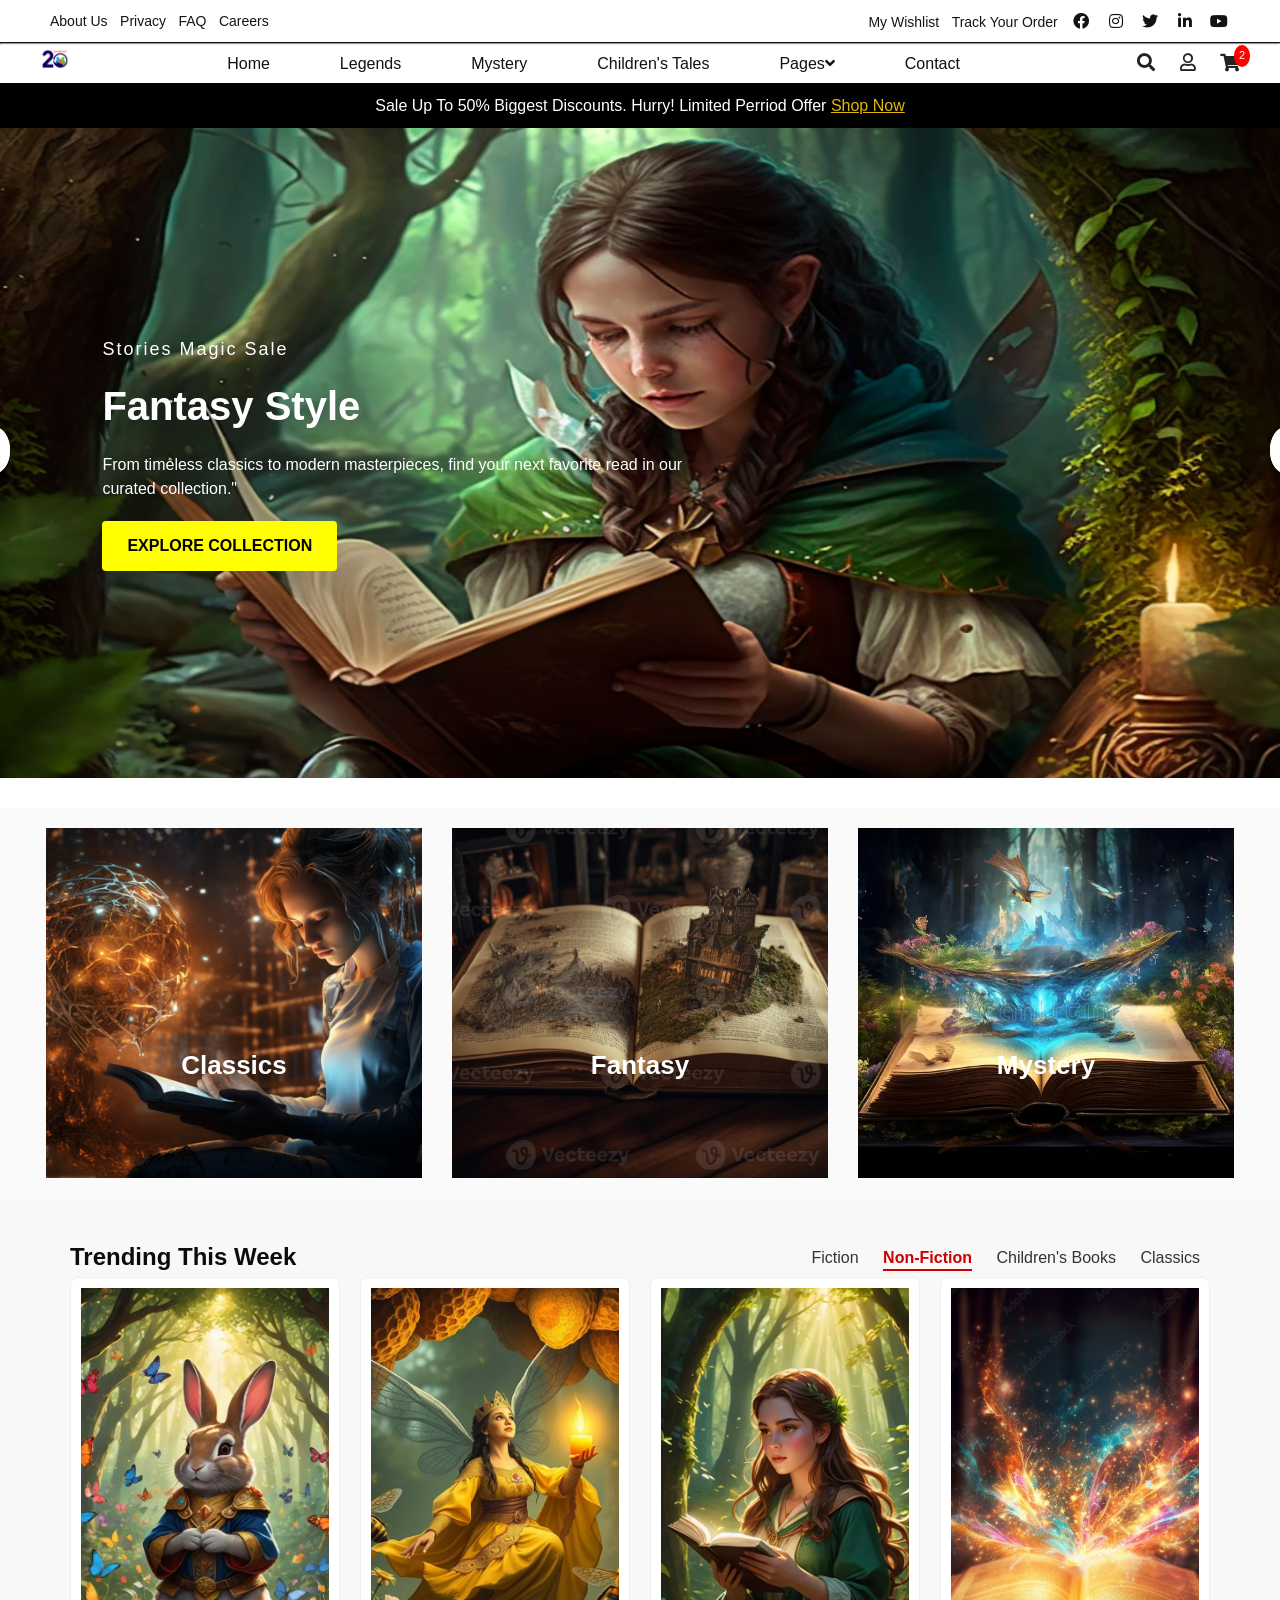
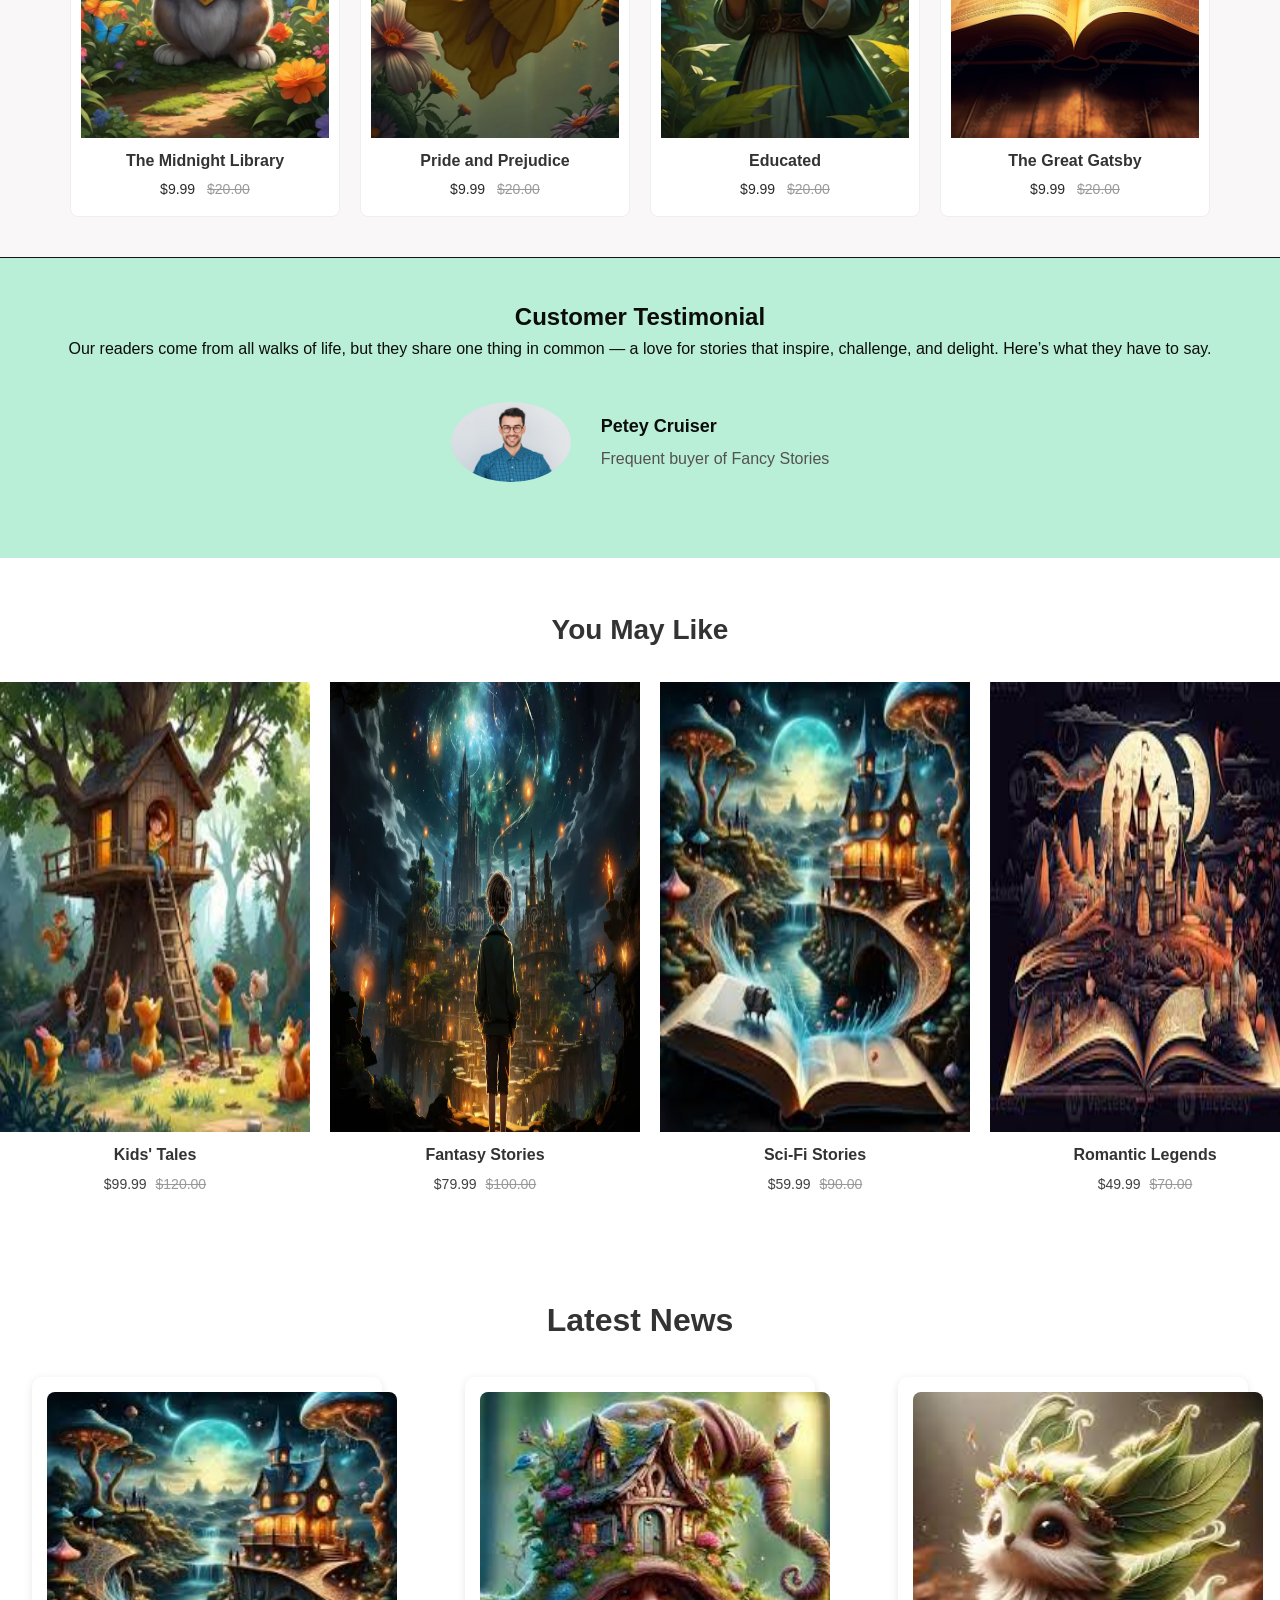
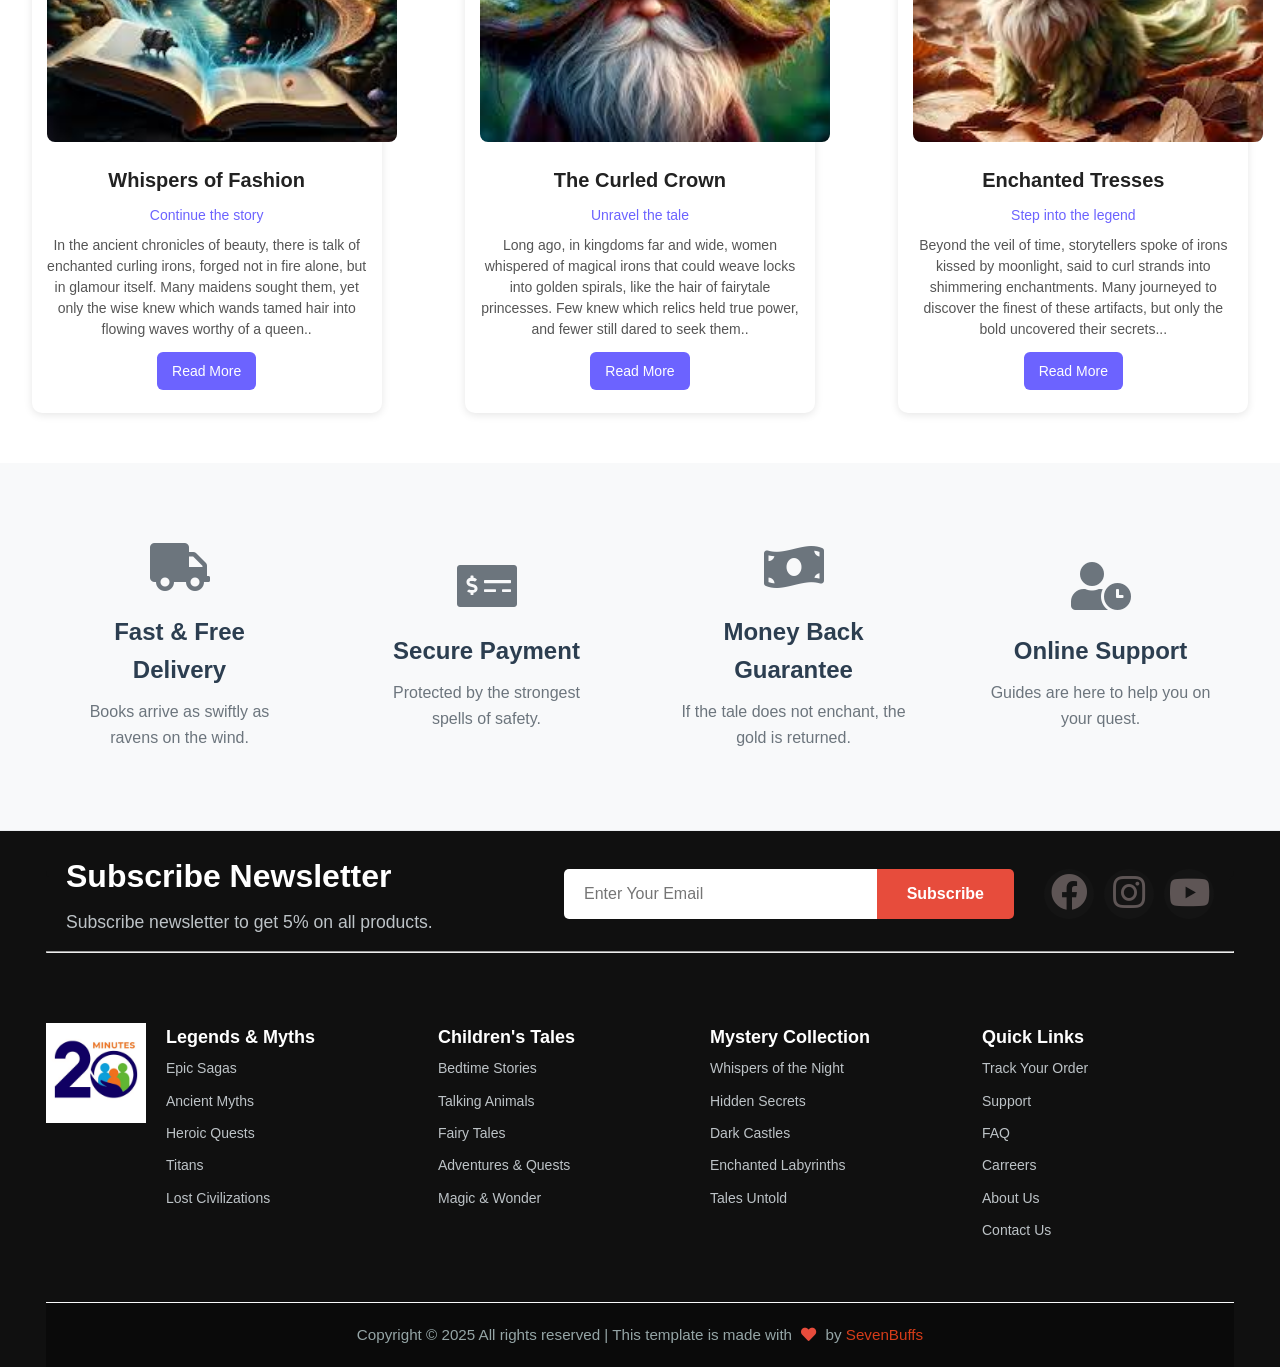
<file: index.html>
<!DOCTYPE html>
<html lang="en">
    <head>
        <meta charset="UTF-8">
        <title>Shop | eCommerse</title>
        <link rel="shortcut icon" type="image/x-icon" href="images/favicon.png.webp">
        <link rel="stylesheet" href="css/style.css"/>
        <link rel="stylesheet" href="css/all.css"/>
    </head>

    <body>
        <div class="header-top">
            <div class="container">
                <div class="header-content">
                
                <div class="left-links">
                    <a href="#" class="text-link">About Us</a>
                    <a href="#"class="text-link">Privacy</a>
                    <a href="#"class="text-link">FAQ</a>
                    <a href="#"class="text-link">Careers</a>
                </div>
                <div class="right-links">
                    <a href="#"class="text-link">My Wishlist</a>
                    <a href="#"class="text-link">Track Your Order</a>

                    <a href="#" class="icon-link"><i class="fab fa-facebook"></i></a>
                    <a href="#" class="icon-link"><i class="fab fa-instagram"></i></a>
                    <a href="#"class="icon-link"><i class="fab fa-twitter"></i></a>
                    <a href="#"class="icon-link"><i class="fab fa-linkedin-in"></i></a>
                    <a href="#"class="icon-link"><i class="fab fa-youtube"></i></a>
                    
        
                </div>
            </div>
            </div>
        </div>
    <header>
        <div class="header-area">
            </div>
            <hr/>
            <div class="container area-2">
                <div class="left-area">
                    <a href="#"><img src="images/logo.jpg" alt="" width="30" height="auto"></a>
                </div>
                <div class="center-area">
                    <nav>
                        <ul>
                            <li><a href="#" class="link-center">Home</a></li>
                            <li><a href="#" class="link-center">Legends</a></li>
                            <li><a href="#" class="link-center">Mystery</a></li>
                            <li><a href="#" class="link-center">Children's Tales</a></li>
                            <li class="main-menu">
                                <a href="#" class="link-center">Pages<i class="fas fa-angle-down angle"></i></a>
                                <div class="drop-menu">
                                    <ul>
                                        <li class="first-li"> Pages</li>
                                        <li><a href="" class="link-drop">Login</a></li>
                                        <li><a href="" class="link-drop">Cart</a></li>
                                        <li><a href="" class="link-drop">Story Details</a></li>
                                        <li><a href="" class="link-drop">Checkout</a></li>
                                    </ul>
                                    <ul>
                                        <li class="first-li">BLog</li>
                                        <li><a href="" class="link-drop">Element</a></li>
                                        <li><a href="" class="link-drop">Blog Details</a></li>
                                    </ul>
                                </div>
                            </li>
                            <li><a href="#" class="link-center">Contact</a></li>
                        </ul>
                    </nav>
                </div>
                <div class="right-area">
                    <a href="#"><i class="fas fa-search"></i></a>
                    <a href="#"><i class="far fa-user"></i></a>
                    <a href="#" class="bag"><i class="fas fa-shopping-cart"></i></a>
                </div>
            </div>
            <div class="area-3">
                <p>Sale Up To 50% Biggest Discounts. Hurry! Limited Perriod Offer <a href="#"> Shop Now </a></p>
            </div>
            </header>
        </div>
        </div>
    </header>
    <!--end header area -->


    <!--start main area -->
    <main>
        <div class="main-background">
            <div class="text-center">
                <span>Stories Magic Sale</span>
                <h1>Fantasy Style</h1>
                <p>From timeless classics to modern masterpieces, find your next favorite read in our curated collection."</p>
                <a href="#">EXPLORE COLLECTION</a>
            </div>
        </div>
    </main>
    <!--end main area -->



    <!--start section one -->
    <section class="section-one">
        <div class="container type-product">
            <div class="div1">
                <img src="images/image1.webp" alt="items1">
                <div class="product">
                    <h2>Classics</h2>
                    <a href="#">EXPLORE</a>
                </div>
            </div>
            <div class="div1">
                <img src="images/image2.jpg" alt="items1">
                <div class="product">
                    <h2>Fantasy</h2>
                    <a href="#">DISCOVER</a>
                </div>

            </div>
            <div class="div3">
                <img src="images/image3.webp" alt="items1">
                <div class="product">
                    <h2>Mystery</h2>
                    <a href="#">UNCOVER</a>
                </div>

            </div>
        </div>
    </section>
    <!--end section one -->



  <!--start section two -->
<section class="section-two">
    <div>
        <!-- Top Section -->
        <div class="trending">
            <h2>Trending This Week</h2>
            <div class="trending-type">
                <a href="#">Fiction</a>
                <a href="#" class="link-select">Non-Fiction</a>
                <a href="#">Children's Books</a>
                <a href="#">Classics</a>
            </div>
        </div>

        <!-- Product Grid -->
        <div class="product-trend">

            <!-- Product 1 -->
            <div>
                <div class="img-container">
                    <img src="images/trend1.webp" alt="" class="front-img">
                    <img src="images/trend1-back.webp" alt="" class="back-img">
                </div>
                <div class="icon">
                    <a href="#"><i class="fas fa-cart-plus"></i></a>
                    <a href="#"><i class="far fa-heart"></i></a>
                    <a href="#"><i class="fas fa-search-plus"></i></a>
                </div>
                <a href="#">The Midnight Library</a>
                <p>$9.99 <span>$20.00</span></p>
            </div>

            <!-- Product 2 -->
            <div>
                <div class="img-container">
                    <img src="images/trend2.webp" alt="" class="front-img">
                    <img src="images/trend1-back.webp" alt="" class="back-img">
                </div>
                <div class="icon">
                    <a href="#"><i class="fas fa-cart-plus"></i></a>
                    <a href="#"><i class="far fa-heart"></i></a>
                    <a href="#"><i class="fas fa-search-plus"></i></a>
                </div>
                <a href="#">Pride and Prejudice</a>
                <p>$9.99 <span>$20.00</span></p>
            </div>

            <!-- Product 3 -->
            <div>
                <div class="img-container">
                    <img src="images/trend3.webp" alt="" class="front-img">
                    <img src="images/trend1-back.webp" alt="" class="back-img">
                </div>
                <div class="icon">
                    <a href="#"><i class="fas fa-cart-plus"></i></a>
                    <a href="#"><i class="far fa-heart"></i></a>
                    <a href="#"><i class="fas fa-search-plus"></i></a>
                </div>
                <a href="#">Educated</a>
                <p>$9.99 <span>$20.00</span></p>
            </div>

            <!-- Product 4 -->
            <div>
                <div class="img-container">
                    <img src="images/trend4.jpg" alt="" class="front-img">
                    <img src="images/trend1-back.webp" alt="" class="back-img">
                </div>
                <div class="icon">
                    <a href="#"><i class="fas fa-cart-plus"></i></a>
                    <a href="#"><i class="far fa-heart"></i></a>
                    <a href="#"><i class="fas fa-search-plus"></i></a>
                </div>
                <a href="#">The Great Gatsby</a>
                <p>$9.99 <span>$20.00</span></p>
            </div>

        </div>

        <!-- Navigation Arrows -->
        <a href="#" class="left"><i class="fas fa-chevron-left"></i></a>
        <a href="#" class="right"><i class="fas fa-chevron-right"></i></a>
    </div>
</section>

    <!--end section two -->

    <!--start section three -->
    <section class="section-three">
        <div class="customer">
            <h2>Customer Testimonial</h2>
            <p>Our readers come from all walks of life, but they share one thing in common — a love for stories that inspire, challenge, and delight. Here’s what they have to say.</p>
            <div>
                <img src="images/team2.jpg" alt="">
                <div class="name-customer">
                    <h4>Petey Cruiser</h4>
                    <p>Frequent buyer of Fancy Stories</p>
                </div>
            </div>
            <a href="" class="left"><i class="fas fa-chevron-left"></i></a>
            <a href="" class="right"><i class="fas fa-chevron-right"></i></a>
        </div>
    </section>
    <!--end section three -->



   
   <!-- start section four -->
<section class="section-four">
    <div>
  <div class="like-area">
      <h2>You May Like</h2>
      </div>

    <div class="product-like">
      <!-- product box -->
      <div class="product-box"> 
        <div class="image-wrapper">
          <img src="images/like1.jpg" alt="Main Image" class="main-img">
          <img src="images/like5.webp" alt="Hover Image" class="hover-img">
          </div>
          <div class="icon">
            <a href="#"><i class="fas fa-cart-plus"></i></a>
            <a href="#"><i class="far fa-heart"></i></a>
            <a href="#"><i class="fas fa-search-plus"></i></a>
          </div>
        
        <a href="#">Kids' Tales</a>
        <p>$99.99 <span>$120.00</span></p>
      </div>

      <div class="product-box">
        <div class="image-wrapper">
          <img src="images/like2.webp" alt="Main Image" class="main-img">
          <img src="images/like5.webp" alt="Hover Image" class="hover-img">
          </div>

          <div class="icon">
            <a href="#"><i class="fas fa-cart-plus"></i></a>
            <a href="#"><i class="far fa-heart"></i></a>
            <a href="#"><i class="fas fa-search-plus"></i></a>
          </div>
        
        <a href="#">Fantasy Stories</a>
        <p>$79.99 <span>$100.00</span></p>
      </div>

      <div class="product-box">
        <div class="image-wrapper">
          <img src="images/like3.jpg" alt="Main Image" class="main-img">
          <img src="images/like5.webp" alt="Hover Image" class="hover-img">
            </div>
          <div class="icon">
            <a href="#"><i class="fas fa-cart-plus"></i></a>
            <a href="#"><i class="far fa-heart"></i></a>
            <a href="#"><i class="fas fa-search-plus"></i></a>
          </div>
    
        <a href="#">Sci-Fi Stories</a>
        <p>$59.99 <span>$90.00</span></p>
      </div>

      <div class="product-box">
        <div class="image-wrapper">
          <img src="images/like4.jpg" alt="Main Image" class="main-img">
          <img src="images/like5.webp" alt="Hover Image" class="hover-img">
            </div>
          <div class="icon">
            <a href="#"><i class="fas fa-cart-plus"></i></a>
            <a href="#"><i class="far fa-heart"></i></a>
            <a href="#"><i class="fas fa-search-plus"></i></a>
          </div>
        
        <a href="#">Romantic Legends</a>
        <p>$49.99 <span>$70.00</span></p>
      </div>
    

    <a href="#" class="left"><i class="fas fa-chevron-left"></i></a>
    <a href="#" class="right"><i class="fas fa-chevron-right"></i></a>
  </div>
</section>
<!-- end section four -->


    <!--start section five -->
    <section class="section-five">
        <h2>Latest News</h2>
        <div class="latest-news">
            <div class="news-box">
                <img src="images/news1.jfif" alt="">
                <span>Whispers of Fashion</span>
                <a href="#">Continue the story</a>
                <p>In the ancient chronicles of beauty, there is talk of enchanted curling irons, forged not in fire alone, but in glamour itself. Many maidens sought them, yet only the wise knew which wands tamed hair into flowing waves worthy of a queen..</p>
                <a href="#" class="more">Read More</a>

            </div>
            <div class="news-box">
                <img src="images/news2.jfif" alt="">
                <span>The Curled Crown</span>
                <a href="#">Unravel the tale</a>
                <p>Long ago, in kingdoms far and wide, women whispered of magical irons that could weave locks into golden spirals, like the hair of fairytale princesses. Few knew which relics held true power, and fewer still dared to seek them..</p>
                <a href="#" class="more">Read More</a>
            </div>
            <div class="news-box">
                <img src="images/news3.jfif" alt="">
                <span>Enchanted Tresses</span>
                <a href="#">Step into the legend</a>
                <p>Beyond the veil of time, storytellers spoke of irons kissed by moonlight, said to curl strands into shimmering enchantments. Many journeyed to discover the finest of these artifacts, but only the bold uncovered their secrets...</p>
                <a href="#" class="more">Read More</a>
            </div>
        </div>
    </section>
    <!--end section five -->

       <!--start section six -->
    <section class="section-six">
        <div class="container delivery">
            <div>
                <div>
                    <i class="fas fa-truck"></i>
                    <i class="fas fa-truck" id="icon"></i>
                </div>
                <h3>Fast & Free Delivery</h3>
                <p>Books arrive as swiftly as ravens on the wind.</p>
            </div>
            <div>
                <div>
                    <i class="fas fa-money-check-alt"></i>
                    <i class="fas fa-money-check-alt" id="icon"></i>
                </div>
                <h3>Secure Payment</h3>
                <p>Protected by the strongest spells of safety.</p>
            </div>
            <div>
                <div>
                    <i class="fas fa-money-bill-wave"></i>
                    <i class="fas fa-money-bill-wave" id="icon"></i>
                </div>
                <h3>Money Back Guarantee</h3>
                <p>If the tale does not enchant, the gold is returned.</p>
            </div>
            <div>
                <div>
                    <i class="fas fa-user-clock"></i>
                    <i class="fas fa-user-clock" id="icon"></i>
                </div>
                <h3>Online Support</h3>
                <p>Guides are here to help you on your quest.</p>
            </div>
        </div>
    </section>
    <!--end section six -->

    <!--start footer -->
    <footer class="footer">
        <div class="container footer-site">
            <div class="div4">
                <div>
                    <h2>Subscribe Newsletter</h2>
                    <p>Subscribe newsletter to get 5% on all products.</p>
                </div>
                <div class="send-email">
                    <input type="email" placeholder="Enter Your Email">
                    <a href="#" class="subscribe">Subscribe</a>
                </div>
                <div>
                    <a href="#"><i class="fab fa-facebook"></i></a>
                    <a href="#"><i class="fab fa-instagram"></i></a>
                    <a href="#"><i class="fab fa-youtube"></i></a>
                </div>
            </div>
            <div>
                <hr class="footer-divider">
            </div>
            <div class="div2">
                <img src="images/logo.jpg" alt="">
                <div>
                    <h3>Legends & Myths</h3>
                    <a href="#">Epic Sagas</a>
                    <a href="#">Ancient Myths</a>
                    <a href="#">Heroic Quests</a>
                    <a href="#">Titans</a>
                    <a href="#">Lost Civilizations</a>
                </div>
                <div>
                    <h3>Children's Tales</h3>
                    <a href="#">Bedtime Stories</a>
                    <a href="#">Talking Animals</a>
                    <a href="#">Fairy Tales</a>
                    <a href="#">Adventures & Quests</a>
                    <a href="#">Magic & Wonder</a>
                </div>
                <div>
                    <h3>Mystery Collection</h3>
                    <a href="#">Whispers of the Night</a>
                    <a href="#">Hidden Secrets</a>
                    <a href="#">Dark Castles</a>
                    <a href="#">Enchanted Labyrinths</a>
                    <a href="#">Tales Untold</a>
                </div>
                <div>
                    <h3>Quick Links</h3>
                    <a href="#">Track Your Order</a>
                    <a href="#">Support</a>
                    <a href="#">FAQ</a>
                    <a href="#">Carreers</a>
                    <a href="#">About Us</a>
                    <a href="#">Contact Us</a>
                </div>
            </div>
            
            <div class="div5">
                <p>
                    Copyright &copy; 2025 All rights reserved | This template is made with <span><i class="fas fa-heart"></i></span> by <a href="#">SevenBuffs</a>
                </p>
            </div>
        </div>
    </footer>
    <!--end footer -->
   
    </body>
</html>

    </body>
</file>
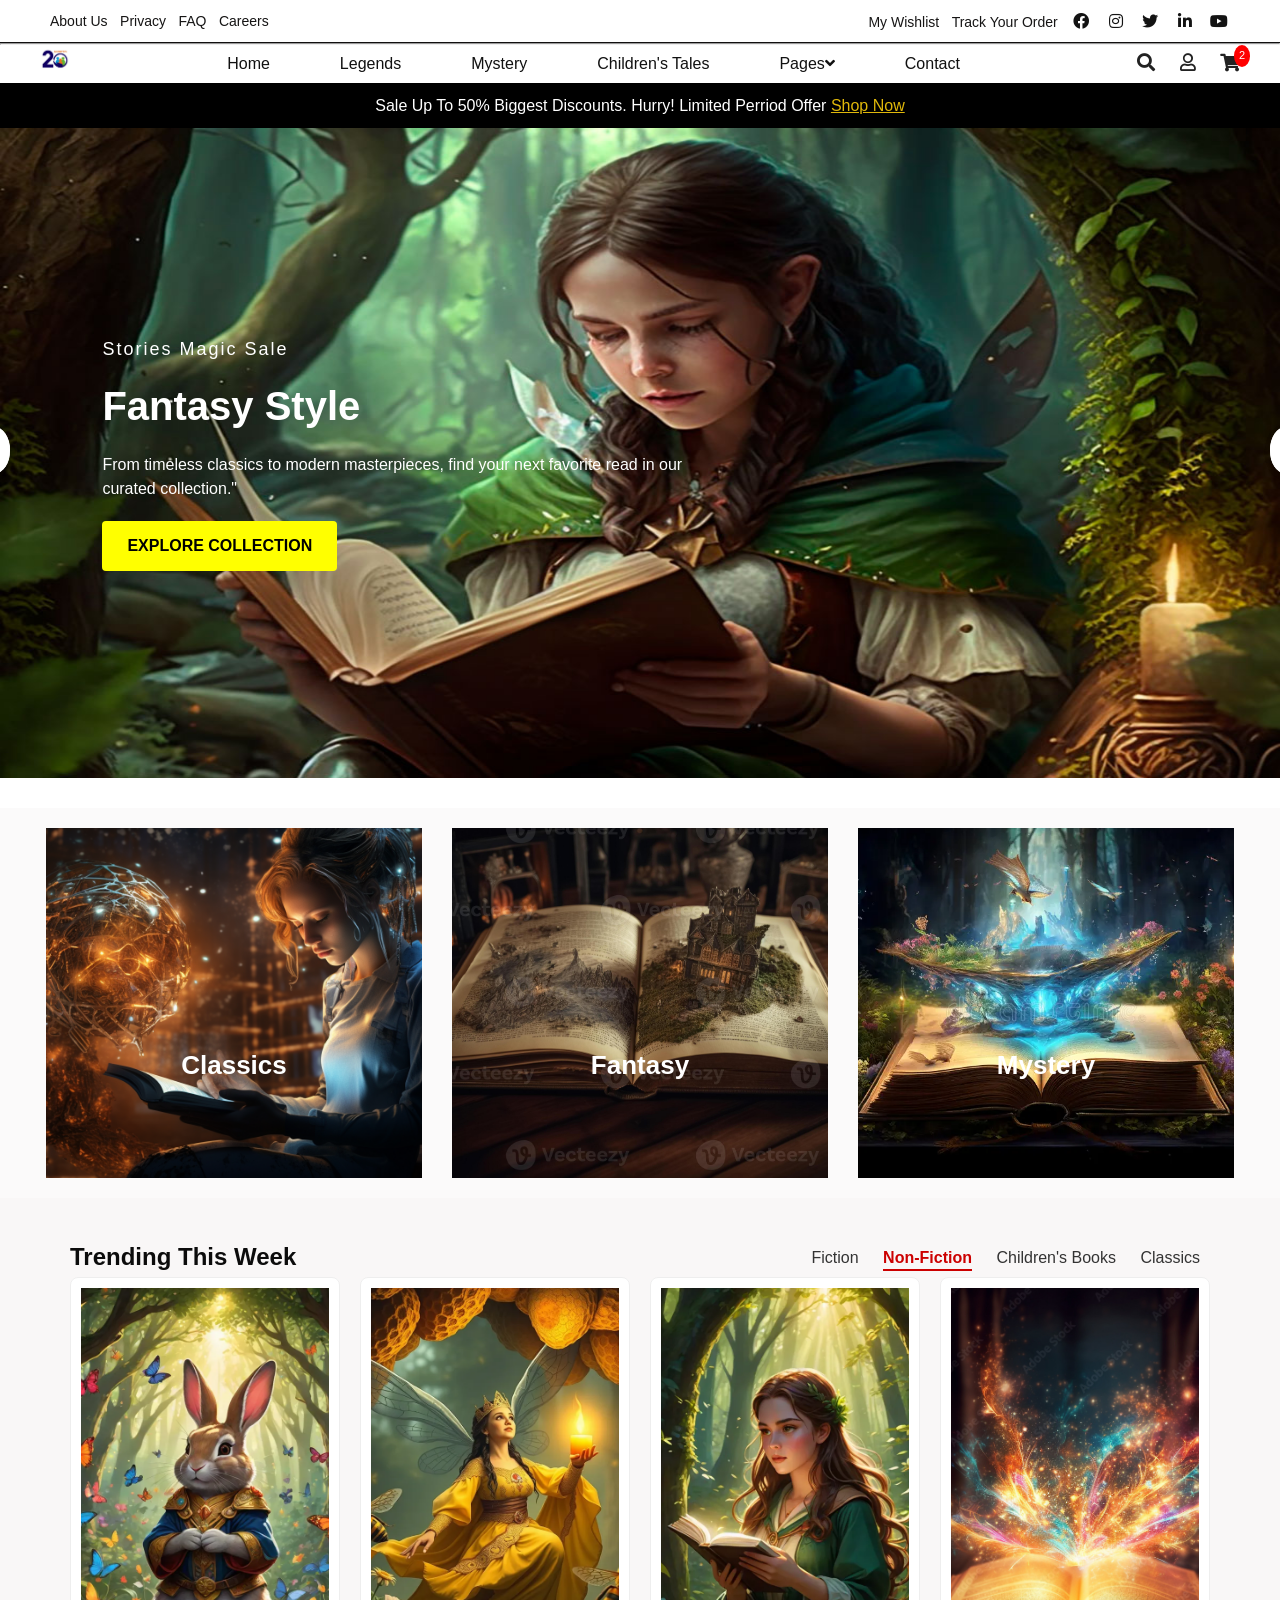
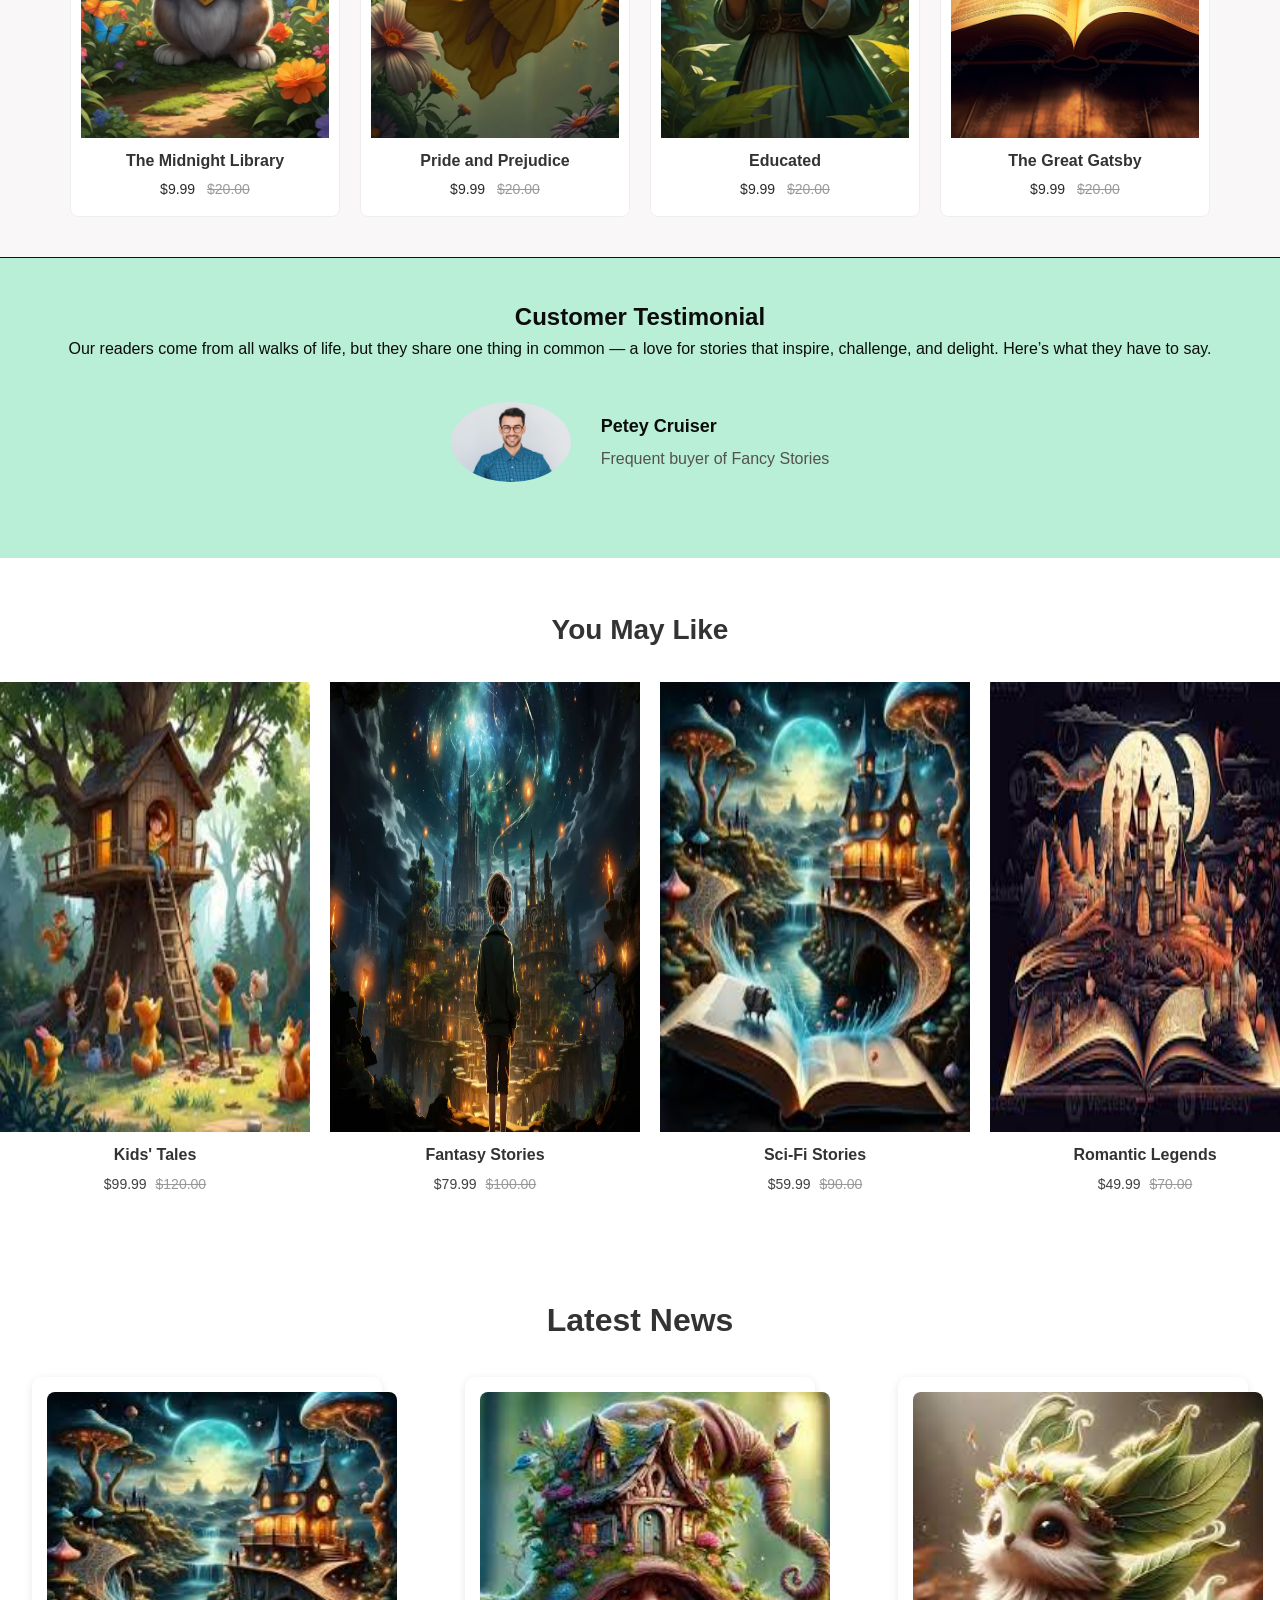
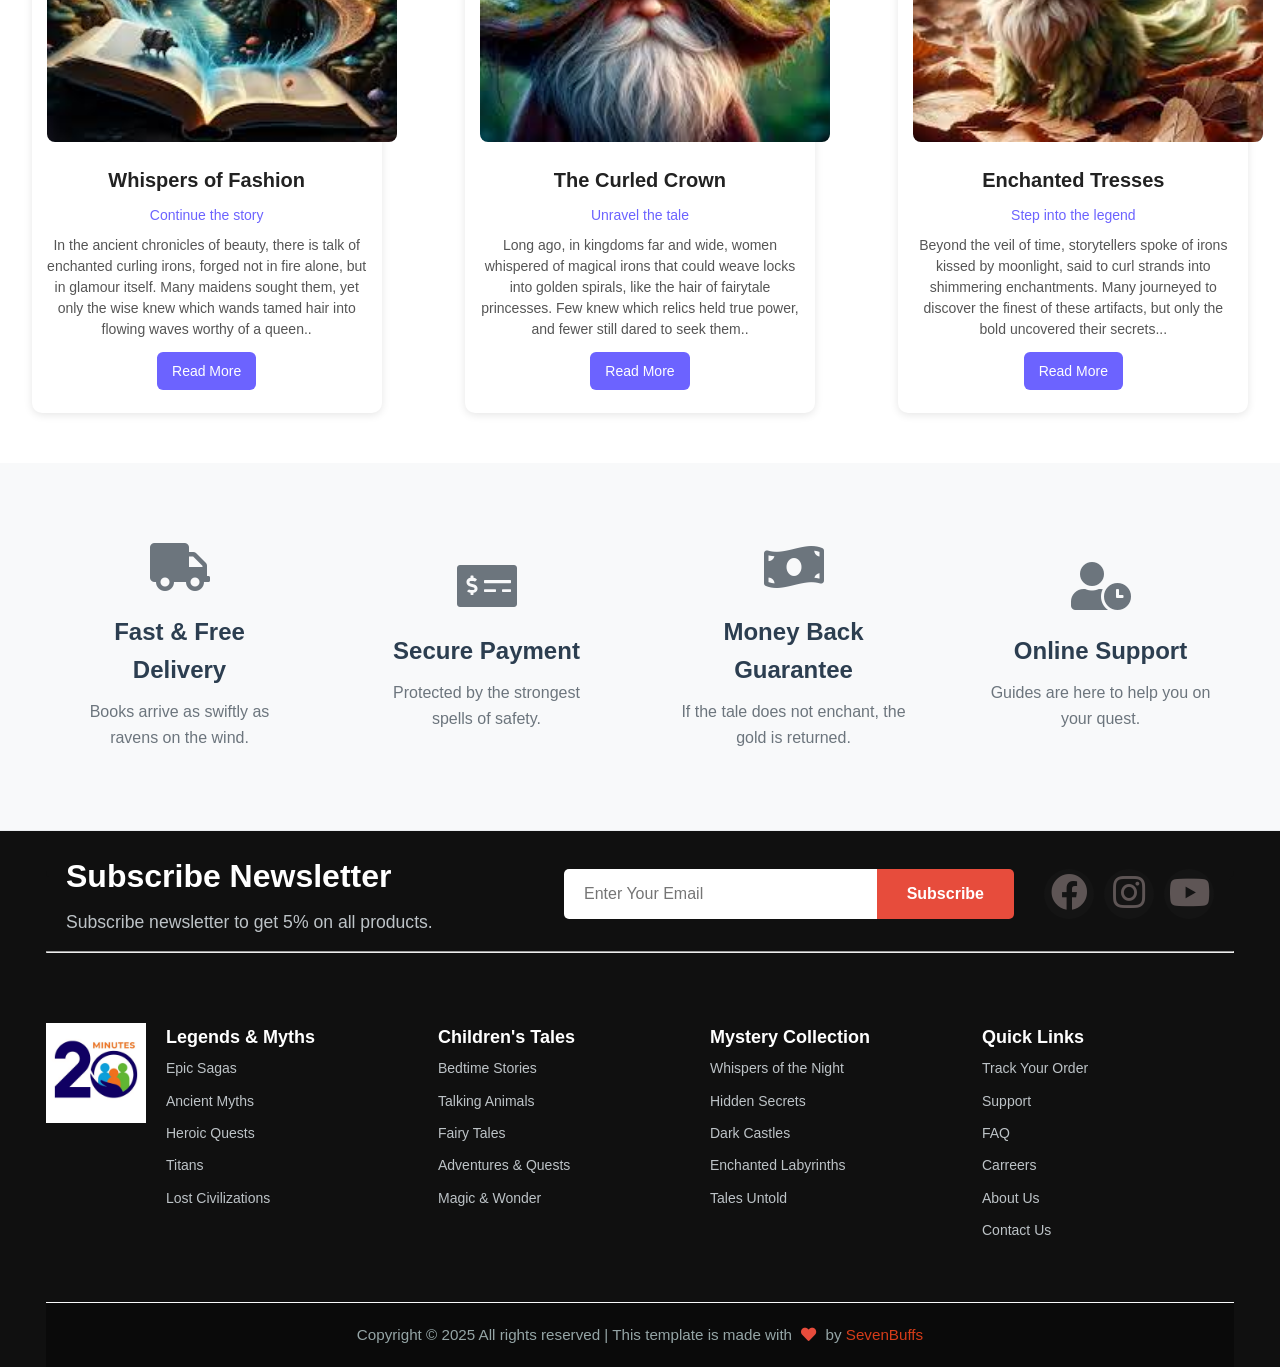
<file: index2.html>
<!DOCTYPE html>
<html lang="en">
    <head>
        <meta charset="UTF-8">
        <title>Shop | eCommerse</title>
        <link rel="shortcut icon" type="image/x-icon" href="images/favicon.png.webp">
        <link rel="stylesheet" href="css/style.css"/>
        <link rel="stylesheet" href="css/all.css"/>
    </head>

    <body>
        <div class="header-top">
            <div class="container">
                <div class="header-content">
                
                <div class="left-links">
                    <a href="#" class="text-link">About Us</a>
                    <a href="#"class="text-link">Privacy</a>
                    <a href="#"class="text-link">FAQ</a>
                    <a href="#"class="text-link">Careers</a>
                </div>
                <div class="right-links">
                    <a href="#"class="text-link">My Wishlist</a>
                    <a href="#"class="text-link">Track Your Order</a>

                    <a href="#" class="icon-link"><i class="fab fa-facebook"></i></a>
                    <a href="#" class="icon-link"><i class="fab fa-instagram"></i></a>
                    <a href="#"class="icon-link"><i class="fab fa-twitter"></i></a>
                    <a href="#"class="icon-link"><i class="fab fa-linkedin-in"></i></a>
                    <a href="#"class="icon-link"><i class="fab fa-youtube"></i></a>
                    
        
                </div>
            </div>
            </div>
        </div>
    <header>
        <div class="header-area">
            </div>
            <hr/>
            <div class="container area-2">
                <div class="left-area">
                    <a href="#"><img src="images/logo.jpg" alt="" width="30" height="auto"></a>
                </div>
                <div class="center-area">
                    <nav>
                        <ul>
                            <li><a href="#" class="link-center">Home</a></li>
                            <li><a href="#" class="link-center">Legends</a></li>
                            <li><a href="#" class="link-center">Mystery</a></li>
                            <li><a href="#" class="link-center">Children's Tales</a></li>
                            <li class="main-menu">
                                <a href="#" class="link-center">Pages<i class="fas fa-angle-down angle"></i></a>
                                <div class="drop-menu">
                                    <ul>
                                        <li class="first-li"> Pages</li>
                                        <li><a href="" class="link-drop">Login</a></li>
                                        <li><a href="" class="link-drop">Cart</a></li>
                                        <li><a href="" class="link-drop">Story Details</a></li>
                                        <li><a href="" class="link-drop">Checkout</a></li>
                                    </ul>
                                    <ul>
                                        <li class="first-li">BLog</li>
                                        <li><a href="" class="link-drop">Element</a></li>
                                        <li><a href="" class="link-drop">Blog Details</a></li>
                                    </ul>
                                </div>
                            </li>
                            <li><a href="#" class="link-center">Contact</a></li>
                        </ul>
                    </nav>
                </div>
                <div class="right-area">
                    <a href="#"><i class="fas fa-search"></i></a>
                    <a href="#"><i class="far fa-user"></i></a>
                    <a href="#" class="bag"><i class="fas fa-shopping-cart"></i></a>
                </div>
            </div>
            <div class="area-3">
                <p>Sale Up To 50% Biggest Discounts. Hurry! Limited Perriod Offer <a href="#"> Shop Now </a></p>
            </div>
            </header>
        </div>
        </div>
    </header>
    <!--end header area -->


    <!--start main area -->
    <main>
        <div class="main-background">
            <div class="text-center">
                <span>Stories Magic Sale</span>
                <h1>Fantasy Style</h1>
                <p>From timeless classics to modern masterpieces, find your next favorite read in our curated collection."</p>
                <a href="#">EXPLORE COLLECTION</a>
            </div>
        </div>
    </main>
    <!--end main area -->



    <!--start section one -->
    <section class="section-one">
        <div class="container type-product">
            <div class="div1">
                <img src="images/image1.webp" alt="items1">
                <div class="product">
                    <h2>Classics</h2>
                    <a href="#">EXPLORE</a>
                </div>
            </div>
            <div class="div1">
                <img src="images/image2.jpg" alt="items1">
                <div class="product">
                    <h2>Fantasy</h2>
                    <a href="#">DISCOVER</a>
                </div>

            </div>
            <div class="div3">
                <img src="images/image3.webp" alt="items1">
                <div class="product">
                    <h2>Mystery</h2>
                    <a href="#">UNCOVER</a>
                </div>

            </div>
        </div>
    </section>
    <!--end section one -->



  <!--start section two -->
<section class="section-two">
    <div>
        <!-- Top Section -->
        <div class="trending">
            <h2>Trending This Week</h2>
            <div class="trending-type">
                <a href="#">Fiction</a>
                <a href="#" class="link-select">Non-Fiction</a>
                <a href="#">Children's Books</a>
                <a href="#">Classics</a>
            </div>
        </div>

        <!-- Product Grid -->
        <div class="product-trend">

            <!-- Product 1 -->
            <div>
                <div class="img-container">
                    <img src="images/trend1.webp" alt="" class="front-img">
                    <img src="images/trend1-back.webp" alt="" class="back-img">
                </div>
                <div class="icon">
                    <a href="#"><i class="fas fa-cart-plus"></i></a>
                    <a href="#"><i class="far fa-heart"></i></a>
                    <a href="#"><i class="fas fa-search-plus"></i></a>
                </div>
                <a href="#">The Midnight Library</a>
                <p>$9.99 <span>$20.00</span></p>
            </div>

            <!-- Product 2 -->
            <div>
                <div class="img-container">
                    <img src="images/trend2.webp" alt="" class="front-img">
                    <img src="images/trend1-back.webp" alt="" class="back-img">
                </div>
                <div class="icon">
                    <a href="#"><i class="fas fa-cart-plus"></i></a>
                    <a href="#"><i class="far fa-heart"></i></a>
                    <a href="#"><i class="fas fa-search-plus"></i></a>
                </div>
                <a href="#">Pride and Prejudice</a>
                <p>$9.99 <span>$20.00</span></p>
            </div>

            <!-- Product 3 -->
            <div>
                <div class="img-container">
                    <img src="images/trend3.webp" alt="" class="front-img">
                    <img src="images/trend1-back.webp" alt="" class="back-img">
                </div>
                <div class="icon">
                    <a href="#"><i class="fas fa-cart-plus"></i></a>
                    <a href="#"><i class="far fa-heart"></i></a>
                    <a href="#"><i class="fas fa-search-plus"></i></a>
                </div>
                <a href="#">Educated</a>
                <p>$9.99 <span>$20.00</span></p>
            </div>

            <!-- Product 4 -->
            <div>
                <div class="img-container">
                    <img src="images/trend4.jpg" alt="" class="front-img">
                    <img src="images/trend1-back.webp" alt="" class="back-img">
                </div>
                <div class="icon">
                    <a href="#"><i class="fas fa-cart-plus"></i></a>
                    <a href="#"><i class="far fa-heart"></i></a>
                    <a href="#"><i class="fas fa-search-plus"></i></a>
                </div>
                <a href="#">The Great Gatsby</a>
                <p>$9.99 <span>$20.00</span></p>
            </div>

        </div>

        <!-- Navigation Arrows -->
        <a href="#" class="left"><i class="fas fa-chevron-left"></i></a>
        <a href="#" class="right"><i class="fas fa-chevron-right"></i></a>
    </div>
</section>

    <!--end section two -->

    <!--start section three -->
    <section class="section-three">
        <div class="customer">
            <h2>Customer Testimonial</h2>
            <p>Our readers come from all walks of life, but they share one thing in common — a love for stories that inspire, challenge, and delight. Here’s what they have to say.</p>
            <div>
                <img src="images/team2.jpg" alt="">
                <div class="name-customer">
                    <h4>Petey Cruiser</h4>
                    <p>Frequent buyer of Fancy Stories</p>
                </div>
            </div>
            <a href="" class="left"><i class="fas fa-chevron-left"></i></a>
            <a href="" class="right"><i class="fas fa-chevron-right"></i></a>
        </div>
    </section>
    <!--end section three -->



   
   <!-- start section four -->
<section class="section-four">
    <div>
  <div class="like-area">
      <h2>You May Like</h2>
      </div>

    <div class="product-like">
      <!-- product box -->
      <div class="product-box"> 
        <div class="image-wrapper">
          <img src="images/like1.jpg" alt="Main Image" class="main-img">
          <img src="images/like5.webp" alt="Hover Image" class="hover-img">
          </div>
          <div class="icon">
            <a href="#"><i class="fas fa-cart-plus"></i></a>
            <a href="#"><i class="far fa-heart"></i></a>
            <a href="#"><i class="fas fa-search-plus"></i></a>
          </div>
        
        <a href="#">Kids' Tales</a>
        <p>$99.99 <span>$120.00</span></p>
      </div>

      <div class="product-box">
        <div class="image-wrapper">
          <img src="images/like2.webp" alt="Main Image" class="main-img">
          <img src="images/like5.webp" alt="Hover Image" class="hover-img">
          </div>

          <div class="icon">
            <a href="#"><i class="fas fa-cart-plus"></i></a>
            <a href="#"><i class="far fa-heart"></i></a>
            <a href="#"><i class="fas fa-search-plus"></i></a>
          </div>
        
        <a href="#">Fantasy Stories</a>
        <p>$79.99 <span>$100.00</span></p>
      </div>

      <div class="product-box">
        <div class="image-wrapper">
          <img src="images/like3.jpg" alt="Main Image" class="main-img">
          <img src="images/like5.webp" alt="Hover Image" class="hover-img">
            </div>
          <div class="icon">
            <a href="#"><i class="fas fa-cart-plus"></i></a>
            <a href="#"><i class="far fa-heart"></i></a>
            <a href="#"><i class="fas fa-search-plus"></i></a>
          </div>
    
        <a href="#">Sci-Fi Stories</a>
        <p>$59.99 <span>$90.00</span></p>
      </div>

      <div class="product-box">
        <div class="image-wrapper">
          <img src="images/like4.jpg" alt="Main Image" class="main-img">
          <img src="images/like5.webp" alt="Hover Image" class="hover-img">
            </div>
          <div class="icon">
            <a href="#"><i class="fas fa-cart-plus"></i></a>
            <a href="#"><i class="far fa-heart"></i></a>
            <a href="#"><i class="fas fa-search-plus"></i></a>
          </div>
        
        <a href="#">Romantic Legends</a>
        <p>$49.99 <span>$70.00</span></p>
      </div>
    

    <a href="#" class="left"><i class="fas fa-chevron-left"></i></a>
    <a href="#" class="right"><i class="fas fa-chevron-right"></i></a>
  </div>
</section>
<!-- end section four -->


    <!--start section five -->
    <section class="section-five">
        <h2>Latest News</h2>
        <div class="latest-news">
            <div class="news-box">
                <img src="images/news1.jfif" alt="">
                <span>Whispers of Fashion</span>
                <a href="#">Continue the story</a>
                <p>In the ancient chronicles of beauty, there is talk of enchanted curling irons, forged not in fire alone, but in glamour itself. Many maidens sought them, yet only the wise knew which wands tamed hair into flowing waves worthy of a queen..</p>
                <a href="#" class="more">Read More</a>

            </div>
            <div class="news-box">
                <img src="images/news2.jfif" alt="">
                <span>The Curled Crown</span>
                <a href="#">Unravel the tale</a>
                <p>Long ago, in kingdoms far and wide, women whispered of magical irons that could weave locks into golden spirals, like the hair of fairytale princesses. Few knew which relics held true power, and fewer still dared to seek them..</p>
                <a href="#" class="more">Read More</a>
            </div>
            <div class="news-box">
                <img src="images/news3.jfif" alt="">
                <span>Enchanted Tresses</span>
                <a href="#">Step into the legend</a>
                <p>Beyond the veil of time, storytellers spoke of irons kissed by moonlight, said to curl strands into shimmering enchantments. Many journeyed to discover the finest of these artifacts, but only the bold uncovered their secrets...</p>
                <a href="#" class="more">Read More</a>
            </div>
        </div>
    </section>
    <!--end section five -->

       <!--start section six -->
    <section class="section-six">
        <div class="container delivery">
            <div>
                <div>
                    <i class="fas fa-truck"></i>
                    <i class="fas fa-truck" id="icon"></i>
                </div>
                <h3>Fast & Free Delivery</h3>
                <p>Books arrive as swiftly as ravens on the wind.</p>
            </div>
            <div>
                <div>
                    <i class="fas fa-money-check-alt"></i>
                    <i class="fas fa-money-check-alt" id="icon"></i>
                </div>
                <h3>Secure Payment</h3>
                <p>Protected by the strongest spells of safety.</p>
            </div>
            <div>
                <div>
                    <i class="fas fa-money-bill-wave"></i>
                    <i class="fas fa-money-bill-wave" id="icon"></i>
                </div>
                <h3>Money Back Guarantee</h3>
                <p>If the tale does not enchant, the gold is returned.</p>
            </div>
            <div>
                <div>
                    <i class="fas fa-user-clock"></i>
                    <i class="fas fa-user-clock" id="icon"></i>
                </div>
                <h3>Online Support</h3>
                <p>Guides are here to help you on your quest.</p>
            </div>
        </div>
    </section>
    <!--end section six -->

    <!--start footer -->
    <footer class="footer">
        <div class="container footer-site">
            <div class="div4">
                <div>
                    <h2>Subscribe Newsletter</h2>
                    <p>Subscribe newsletter to get 5% on all products.</p>
                </div>
                <div class="send-email">
                    <input type="email" placeholder="Enter Your Email">
                    <a href="#" class="subscribe">Subscribe</a>
                </div>
                <div>
                    <a href="#"><i class="fab fa-facebook"></i></a>
                    <a href="#"><i class="fab fa-instagram"></i></a>
                    <a href="#"><i class="fab fa-youtube"></i></a>
                </div>
            </div>
            <div>
                <hr class="footer-divider">
            </div>
            <div class="div2">
                <img src="images/logo.jpg" alt="">
                <div>
                    <h3>Legends & Myths</h3>
                    <a href="#">Epic Sagas</a>
                    <a href="#">Ancient Myths</a>
                    <a href="#">Heroic Quests</a>
                    <a href="#">Titans</a>
                    <a href="#">Lost Civilizations</a>
                </div>
                <div>
                    <h3>Children's Tales</h3>
                    <a href="#">Bedtime Stories</a>
                    <a href="#">Talking Animals</a>
                    <a href="#">Fairy Tales</a>
                    <a href="#">Adventures & Quests</a>
                    <a href="#">Magic & Wonder</a>
                </div>
                <div>
                    <h3>Mystery Collection</h3>
                    <a href="#">Whispers of the Night</a>
                    <a href="#">Hidden Secrets</a>
                    <a href="#">Dark Castles</a>
                    <a href="#">Enchanted Labyrinths</a>
                    <a href="#">Tales Untold</a>
                </div>
                <div>
                    <h3>Quick Links</h3>
                    <a href="#">Track Your Order</a>
                    <a href="#">Support</a>
                    <a href="#">FAQ</a>
                    <a href="#">Carreers</a>
                    <a href="#">About Us</a>
                    <a href="#">Contact Us</a>
                </div>
            </div>
            
            <div class="div5">
                <p>
                    Copyright &copy; 2025 All rights reserved | This template is made with <span><i class="fas fa-heart"></i></span> by <a href="#">SevenBuffs</a>
                </p>
            </div>
        </div>
    </footer>
    <!--end footer -->
   
    </body>
</html>

    </body>
</file>
<file: css/style.css>
/* Reset and Base Styles */
* {
    margin: 0;
    padding: 0;
    box-sizing: border-box;
}

body {
    font-family: 'Arial', sans-serif;
    line-height: 1.6;
    color: #0c0c0c;
}

.container {
    max-width: 1200px;
    margin: 0 auto;
    padding: 0 6px;
    
}

/* Header Styles */
.header-top {
    background: #fff;
    border-bottom: 1px solid #111010;
}

.header-content {
    display: flex;
    justify-content: space-between;
    align-items: center;
    gap: 20px;
    padding: 6px 0;
    
}

.left-link { display: flex;
    align-items: center;
    gap: 40px;}

.right-link {
    display: flex;
    align-items: center;
    gap: 40px;
}

.text-link {
  position: relative;
    color: #161515;
    text-decoration: none;
    font-size: 14px;
    transition: color 0.3s;
    padding: 4px 4px;
    overflow: hidden;
    gap: 6px;
}

.text-link::before,
        .text-link::after {
            content: '';
            position: absolute;
            top: 0;
            width: 2px;
            height: 100%;
            background: #e74c3c;
            transition: all 0.4s ease;
            opacity: 0;
            transform: scaleY(0);
        }

        .text-link::before {
            left: -4px;
            transform-origin: top;
        }

        .text-link::after {
            right: -4px;
            transform-origin: bottom;
        }

        .text-link:hover::before,
        .text-link:hover::after {
            opacity: 1;
            transform: scaleY(1);
        }

        .icon-link {
            display: inline-flex;
            align-items: center;
            justify-content: center;
            width: 30px;
            height: 30px;
            color: #131313;
            text-decoration: none;
            transition: all 0.3s ease;
            border-radius: 50%;
        }

        .icon-link i {
            font-size: 16px;
            transition: all 0.3s ease;
        }

        .icon-link:hover {
            color: #e74c3c;
            background: rgba(231, 76, 60, 0.1);
        }

        .icon-link:hover i {
            color: #e74c3c;
            transform: scaleX(-1);
        }




/* ===== Base Header Styles ===== */
ul {
    list-style: none;
}
a {
    text-decoration: none;
    color: inherit;
}


.area-2 {
    display: flex;
    justify-content: space-between;
    align-items: center;
    padding: 0;
}

.center-area nav ul {
    display: flex;
    align-items: center;
    gap: 20px;
}

.link-center {
    position: relative;
    margin: 0 15px;
    padding: 5px 10px;
    font-weight: 500;
    color: #111;
    transition: all 0.3s ease;
}

/* Hover effect: red rectangle */
.link-center:hover {
    border: 2px solid red;
    border-radius: 2px;
    transition: all 0.3s ease;

}

/* ===== Dropdown Menu ===== */
.main-menu {
    position: relative;
}


.drop-menu {
    position: absolute;
    top: 100%;
    left: 0;
    background: #fff;
    border: 1px solid #ddd;
    border-radius: 4px;
    box-shadow: 0px 8px 20px rgba(0,0,0,0.1);
    padding: 10px;
    border-bottom: 1px solid #ddd;
    box-shadow: 0px 8px 20px rgba(0,0,0,0.1);
    padding: 3px 3px;
    gap: 20px;
    z-index: 100;
    min-width: 350px;
    opacity: 0;
    visibility: hidden;
    transition: opacity 0.3s ease, visibility 0.3s ease;;
    transform: translateY(-10px);
    transition: opacity 0.3s ease, transform 0.3s ease;
    display: flex;
    gap: 20px;
    justify-content: space-between;
}
.main-menu:hover .drop-menu {
    visibility: visible;
    opacity: 1;
    transform: translateY(0);
}

.drop-menu .first-li {
    font-weight: 600;
    font-size: 18px;
    color: #333;
    margin-bottom: 2px;
    padding-bottom: 2px;
    border-bottom: 2px solid #f0f0f0;
    text-transform: uppercase;
    letter-spacing: 0.5px;
}

.drop-menu ul {
    list-style-type: none;
    margin: 0;
    padding: 0 ;
    flex:1;
    display: flex;
    flex-direction: column;
}
.drop-menu li a{
    color: #333;
    text-decoration: none;
    display: block;
    transition: all 0.3s ease;
    position: relative;
    padding: 1px 0;
}


.drop-menu li a:hover {
    background: #f0f0f0;
}

.link-drop {
    display: block;
    padding: 1px 0;
    font-size: 14px;
    color: #444;
    transition: color 0.3s;
}

.link-drop:hover {
    color: red;
}


/* ===== Right Icons ===== */
.right-area a {
    margin-left: 20px;
    font-size: 18px;
    color: #222;
    transition: color 0.3s ease;
}

.right-area a:hover {
    color: red;
}

/* Shopping cart badge */
.right-area .bag {
    position: relative;
}

.right-area .bag::after {
    content: '2';
    position: absolute;
    top: -8px;
    right: -10px;
    background: red;
    color: white;
    font-size: 11px;
    padding: 2px 5px;
    border-radius: 50%;
    transition: all 0.3s cubic-bezier(0.68, -0.55, 0.265, 1.55);
}

.right-area .bag:hover::after {
    transform: translateY(-5px);
    animation: bounce 0.6s ease-in-out;
}

.area-3 {
    display: flex;
    color: white;
    justify-content: center;
    text-align: center;
    padding: 10px 0;
    background-color: black
}
.area-3 p {
    margin: 0;
    text-align: center;
    font-size: 16px;
}
.area-3 a {
    color: #e0b80a;
    text-decoration: underline;
}

.area-3 a:hover {
    letter-spacing: 2px;
}





.main-background {
    height: 650px; 
    width: 100%;
    background: url('../images/back.jpg') no-repeat center center;
    background-size: 100% 100%;
    
    display: flex;
    align-items: center;   /* vertical center */
    justify-content: flex-start;
    padding-left: 8%;
    color: white;
}

.main-background .text-center {
    max-width: 50%; /* keep it in the left half */
    text-align: left; /* align text to left */
}

.main-background span {
    font-size: 18px;
    letter-spacing: 2px;
    display: block;
    margin-bottom: 10px;
}

.main-background h1 {
    font-size: 40px;
    margin-bottom: 15px;
}

.main-background p {
    font-size: 16px;
    margin-bottom: 20px;
    line-height: 1.5;
}

.main-background a {
    display: inline-block;
    padding: 12px 25px;
    background-color: yellow;
    color: black;
    text-decoration: none;
    font-weight: bold;
    border-radius: 4px;
    transition: all 0.3s ease;
}

.main-background a:hover {
    background-color: rgb(20, 1, 1);
    color: yellow;
    box-shadow: 0px 4px 10px rgba(0,0,0,0.3);
}






.section-one {
    padding: 20px 40px;
    margin-top: 30px;
    background-color: #fbfafa;
}

.type-product {
    display: flex;
    gap: 30px;
    justify-content: center;
}

.type-product .div1,
.type-product .div3 {
    position: relative;
    overflow: hidden;
    flex: 1;
    max-width: 400px;
    cursor: pointer;
}

.type-product img {
    width: 100%;
    height: 350px;
    object-fit: cover;
    transition: transform 0.5s ease;
    display: block;
}

.product {
    position: absolute;
    bottom: 20px;
    left: 0;
    right: 0;
    text-align: center;
    color: white;
    padding: 20px;
    transition: transform 0.4s ease;
}

.product h2 {
    margin: 0;
    font-size: 26px;
    z-index: 2;
    position: relative;
}

.product a {
    display: inline-block;
    margin-top: 10px;
    padding: 8px 20px;
    color: rgb(220, 235, 14);
    text-decoration: underline;
    font-weight: bold;
    border-radius: 3px;
    position: relative;
    transform: translateY(40px);
    opacity: 0;
    transition: all 0.4s ease;
}

/* Hover effects */
.type-product .div1:hover img,
.type-product .div3:hover img {
    transform: scale(1.1);
}

.type-product .div1:hover .product,
.type-product .div3:hover .product {
    transform: translateY(-20px);
}

.type-product .div1:hover .product a,
.type-product .div3:hover .product a {
    transform: translateY(0);
    opacity: 1;
}




/* General Layout */
.section-two {
    padding: 40px 70px;
    background-color: #f9f7f7;
    border-bottom: 1px solid #151414; /* Line separating sections */
}

.section-products {
    padding: 20px 40px;
}

.trend-area {
    display: flex;
    flex-direction: column;
    gap: 10px;
}

/* Top Section: Title + Categories */
.trending {
    display: flex;
    justify-content: space-between;
    align-items: center;
}

.trending h2 {
    font-size: 24px;
    font-weight: bold;
    margin: 0;
}

.trending-type a {
    margin: 0 10px;
    text-decoration: none;
    color: #333;
    font-weight: 500;
    position: relative;
    transition: color 0.3s ease;
}

.trending-type a:hover,
.trending-type a.link-select {
    color: #c00;
    font-weight: bold;
}

.trending-type .link-select::after {
    content: '';
    position: absolute;
    left: 0;
    bottom: -5px;
    width: 100%;
    height: 2px;
    background-color: #c00;
}

/* Product Grid */
.product-trend {
    display: grid;
    grid-template-columns: repeat(4, 1fr);
    gap: 20px;
    position: relative;
}

/* Product Card */
.product-trend > div {
    position:relative;
    background: #fff;
    text-align: center;
    border-radius: 8px;
    overflow: hidden;
    border: 1px solid #eee;
    padding: 10px;
    transition: transform 0.3s ease;
    perspective: 1000px; /* For flip effect */
}

/* Image Container (Flip) */
.img-container {
    position: relative;
    width: 100%;
    height: 450px;
    transform-style: preserve-3d;
    transition: transform 0.8s ease; /* smooth flip */
}

.product-trend > div:hover .img-container {
    transform: rotateY(180deg);
}

/* Front and Back Images */
.img-container img {
    width: 100%;
    height: 100%;
    object-fit: cover;
    display: block;
    position: absolute;
    top: 0;
    left: 0;
    backface-visibility: hidden;
}

.front-img {
    transform: rotateY(0deg);
}

.back-img {
    transform: rotateY(180deg);
}

/* Icons Overlay */
.icon {
    position: absolute;
    bottom: 60px;
    left: 50%;
    transform: translate(-50%, -50%);
    gap: 0px;
    opacity: 0;
    display: flex;
    flex-direction: row;
    transition: opacity 0.3s ease;
    z-index: 2;
}

.product-trend > div:hover .icon {
    opacity: 1;
}

.icon a {
    padding: 10px;
    margin: 0;
    color: #191919;
    background-color: white;
    font-size: 30px;
    line-height: 1; 
    transition: background-color 0.3s ease;
}

.icon a:hover {
    color: rgb(253, 249, 249);
    background: #c00;   
}

.product-trend > div:hover .icon a {
    color: rgb(17, 17, 17);
}

/* Product Info */
.product-trend a {
    display: block;
    margin-top: 10px;
    font-weight: bold;
    color: #333;
    text-decoration: none;
    transition: color 0.3s;
}

.product-trend > div:hover a {
    color: rgb(163, 11, 11);
}

.product-trend p {
    font-size: 14px;
    margin: 5px 0;
    color: #2c2b2b;
}

.product-trend p span {
    text-decoration: line-through;
    margin-left: 8px;
    color: #999;
}

/* Navigation Arrows */
.left, .right {
    position: absolute;
    top: 50%;
    transform: translateY(-50%);
    background: #fff;
    padding: 10px;
    border-radius: 50%;
    box-shadow: 0 2px 6px rgba(0,0,0,0.1);
    color: #333;
    text-decoration: none;
    transition: 0.3s;
}

.left:hover, .right:hover {
    background: #c00;
    color: #fff;
}

.left {
    left: -20px;
}

.right {
    right: -20px;
}






.section-three {
    text-align: center; /* center h2 and intro paragraph */
    padding: 40px 40px;
    background-color: rgb(184, 239, 214);
    height: 300px;
}

.section-three .customer > div {
    display: flex;
    align-items: center;       /* vertical alignment for image and text */
    justify-content: center;   /* horizontal centering in container */
    gap: 30px;                  /* space between image and text */
    margin-top: 40px;
    margin-bottom: 30px;
}

.section-three .customer img {
    max-width: 120px; /* adjust image size */
    border-radius: 50%; /* make circular if desired */
}

.section-three .name-customer {
    text-align: left; /* name & description left-aligned beside image */
}

.section-three .name-customer h4 {
    margin: 0;
    font-size: 18px;
    font-weight: bold;
}

.section-three .name-customer p {
    margin: 5px 0 0;
    font-weight: 400;
    color: #545151;
}





.section-four {
  padding: 50px 0;
  text-align: center;
}

.section-four .like-area {
  position: relative;
}

.section-four .like-area h2 {
  font-size: 28px;
  margin-bottom: 30px;
  color: #333;
}


.section-four .product-like {
  display: grid;
  margin: 0 auto;
  grid-template-columns: repeat(4, 1fr); /* 4 per row */
  gap: 20px;
  justify-items: center;
  width: 1300px;
  text-align: center;
  position: relative;
}

.product-box {
  position: relative;
  overflow: hidden;
  text-align: center;
}

.section-four .image-wrapper {
  position: relative;
  width: 100%;
  height: 450px; /* fixed height for consistency */
  overflow: hidden;
}

.section-four .image-wrapper img.main-img {
  width: 100%;
  height: 100%;
  display: block;
}

.section-four .image-wrapper img.hover-img {
  position: absolute;
  top: 0;
  left: 0;
  width: 100%;
  height: 0; /* initially hidden */
  object-fit: cover;
  transition: height 0.8s ease-in-out;
  z-index: 2;
}

.section-four .image-wrapper:hover img.hover-img {
  height: 100%; /* expand from top to bottom */
}

.icon {
  position: absolute;
  bottom: 60px;
  left: 50%;
  transform: translate(-50%, 0); /* center horizontally, stay at bottom */
  display: flex;
  gap: 0;
  opacity: 0;
  flex-direction: row;
  transition: opacity 0.3s ease;
  z-index: 2;
}


.product-like > div:hover .icon {
    opacity: 1;
}

.icon a {
    padding: 10px;
    margin: 0;
    color: #191919;
    background-color: white;
    font-size: 30px;
    line-height: 1; 
    transition: background-color 0.3s ease;
}

.icon a:hover {
    color: rgb(253, 249, 249);
    background: #c00;   
}

.product-like > div:hover .icon a {
    color: rgb(17, 17, 17);
}

/* Product Info */
.product-like a {
    display: block;
    margin-top: 10px;
    font-weight: bold;
    color: #333;
    text-decoration: none;
    transition: color 0.3s;
}

.product-like > div:hover a {
    color: rgb(163, 11, 11);
}


.section-four .product-like p {
  font-size: 14px;
  margin-top: 5px;
  color: #404141;
}

.section-four .product-like p span {
  text-decoration: line-through;
  color: #999;
  margin-left: 5px;
}

.section-four a.left,
.section-four a.right {
  position: absolute;
  top: 50%;
  transform: translateY(-50%);
  color: #333;
  font-size: 24px;
  background: #fff;
  padding: 8px;
  border-radius: 50%;
  box-shadow: 0 2px 6px rgba(0,0,0,0.2);
}

.section-four a.left {
  left: -40px;
}

.section-four a.right {
  right: -40px;
}


.section-five {
  padding: 50px 0;
  text-align: center;
}

.section-five h2 {
  font-size: 32px;
  margin-bottom: 30px;
  color: #333;
}

.section-five .latest-news {
  display: grid;
  grid-template-columns: repeat(3, 1fr); /* 3 boxes per row */
  gap: 20px; /* 20px gap between items */
  justify-items: center;
}

.section-five .news-box {
  background: #fff;
  padding: 15px;
  border-radius: 10px;
  box-shadow: 0 2px 8px rgba(0,0,0,0.1);
  text-align: center;
  max-width: 350px;
}

.section-five .news-box img {
  width: 350px; /* make image big */
  object-fit: cover;
  border-radius: 8px;
  margin-bottom: 15px;
}

.section-five .news-box span {
  display: block;
  font-size: 20px;
  font-weight: bold;
  margin-bottom: 8px;
  color: #222;
}

.section-five .news-box a {
  display: block;
  font-size: 14px;
  color: #6c63ff;
  margin-bottom: 8px;
  text-decoration: none;
}

.section-five .news-box p {
  font-size: 14px;
  color: #555;
  margin-bottom: 12px;
  line-height: 1.5;
}

.section-five .news-box .more {
  display: inline-block;
  padding: 8px 15px;
  background: #6c63ff;
  color: #fff;
  border-radius: 6px;
  font-size: 14px;
  transition: 0.3s;
}

.section-five .news-box .more:hover {
  font-size: larger;
}
.section-five .news-box span:hover {
  color: #e74c3c;
}

.section-five .news-box:hover img {
  transform: scale(1.05);
}





/* Section Six - Delivery Features */
.section-six {
    background-color: #f8f9fa;
    padding: 60px 0;
    border-bottom: 1px solid #e9ecef;
}

.delivery {
    display: flex;
    justify-content: space-between;
    align-items: center;
    gap: 40px;
    flex-wrap: wrap;
}

.delivery > div {
    flex: 1;
    text-align: center;
    padding: 20px;
    min-width: 250px;
    transition: transform 0.3s ease;
}

.delivery > div > div {
    margin-bottom: 20px;
    position: relative;
}

.delivery i {
    font-size: 3rem;
    color: #6c757d;
    transition: all 0.4s ease;
    position: relative;
    transform: translateY(0);
}

.delivery i#icon {
    position: absolute;
    top: 0;
    left: 50%;
    transform: translateX(-50%) translateY(100%);
    opacity: 0;
    color: #000;
}

.delivery > div:hover i:not(#icon) {
    opacity: 0;
    transform: translateY(-50px) rotateX(90deg);
}

.delivery > div:hover i#icon {
    opacity: 1;
    transform: translateX(-50%) translateY(0);
}


.delivery h3 {
    font-size: 1.5rem;
    font-weight: 600;
    color: #2c3e50;
    margin-bottom: 10px;
}

.delivery p {
    color: #6c757d;
    font-size: 1rem;
}






/* Footer Styles */
.footer {
    background-color: #101010;
    color: #ecf0f1;
    padding: 0 0 0;
}

.footer-site {
    display: flex;
    flex-direction: column;
    gap: 50px;
}

/* Newsletter Section */
.div4 {
    background-color: #101010;
    padding: 20px;
    height: 50px;
    border-radius: 10px;
    display: flex;
    justify-content: space-between;
    align-items: center;
    flex-wrap: wrap;
    gap: 30px;
}

.div4 > div:first-child {
    flex: 1;
    min-width: 300px;
}

.div4 h2 {
    font-size: 2rem;
    font-weight: 700;
    margin-bottom: 5px;
    color: #fff;
    transition: all 0.3s ease;
}


.div4 p {
    font-size: 1.1rem;
    color: #bdc3c7;
    transition: all 0.3s ease;
}

.send-email {
    display: flex;
    gap: 0;
    min-width: 450px;
    height: 50px;
}

.send-email input {
    flex: 1;
    padding: 15px 20px;
    border: none;
    outline: none;
    font-size: 1rem;
    border-radius: 5px 0 0 5px;
    background-color: #fff;
}

.subscribe {
    background-color: #e74c3c;
    color: white;
    padding: 15px 30px;
    text-decoration: none;
    font-weight: 600;
    border-radius: 0 5px 5px 0;
    transition: all 0.3s ease;
    display: flex;
    align-items: center;
}

.subscribe:hover {
    background-color: #d23c2c;
    transform: scale(1.1);
}

/* Social Media Icons */
.div4 > div:last-child {
    display: flex;
    gap: 10px;
    font-size: 30px;
    color: rgb(223, 218, 218);
}

.div4 > div:last-child a {
    display: flex;
    align-items: center;
    justify-content: center;
    width: 50px;
    height: 50px;
    background-color: #141414;
    color: #5e5555;
    border-radius: 50%;
    text-decoration: none;
    font-size: 2.3rem;
    transition: all 0.3s ease;
}

.div4 > div:last-child a:hover {
    background-color: #151414;
    color: white;
    transform: scale(1.1);
}

.footer-divider {
    height: 1px;
    color: #344d66;
    margin: 20px 0;
}

/* Footer Navigation */
.div2 {
    display: flex;
    justify-content: space-between;
    align-items: flex-start;
    flex-wrap: wrap;
    gap: 20px;
    padding: 0;
    margin-bottom: 0;
}

.div2 img {
    max-width: 100px;
    height: auto;
}


.div2 > div {
    flex: 1;
    min-width: 200px;
}

.div2 h3 {
    font-size: 18px;
    font-weight: 700;
    margin-bottom: 5px;
    color: #fff;
}

.div2 a {
    display: block;
    color: #bdc3c7;
    text-decoration: none;
    margin-bottom: 10px;
    font-size: 14px;
    transition: all 0.3s ease;
}

.div2 a:hover {
    text-decoration: underline;
    transform: scale(1.05);
    
}

/* Copyright Section */
.div5 {
    background-color: #0a0a0a;
    padding: 20px 0;
    text-align: center;
    margin-top: 0;
    border-top: 1px solid #f9fafb;
}

.div5 p {
    color: #95a5a6;
    font-size: 0.95rem;
    transition: all 0.3s ease;
}


.div5 span {
    color: #e74c3c;
    margin: 0 5px;
}

.div5 a {
    color: #d53c19;
    text-decoration: none;
}

.div5 a:hover {
    letter-spacing: 2px ;
    transform: scale(1.05);
}

/* Heart animation */

.div5 span i {
    animation: pulse 1s infinite;
}
@keyframes pulse {
    0%, 100% { transform: scale(1); }
    50% { transform: scale(1.3); }
}
</file>
